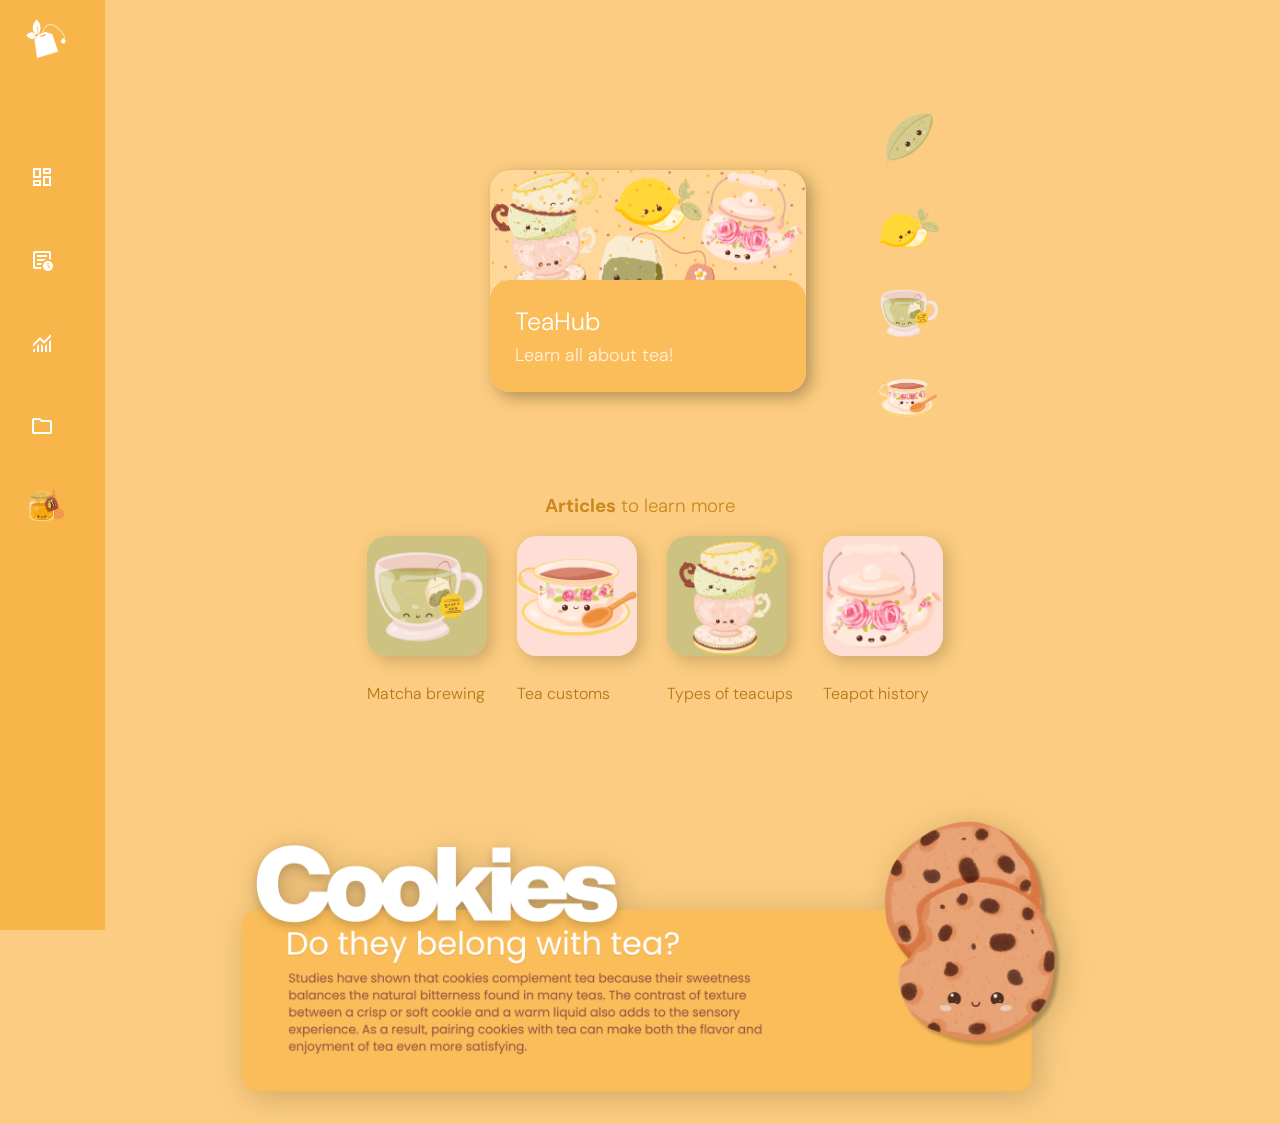
<file: index.html>
<!DOCTYPE html>
<html lang="en">
<head>
    <meta charset="UTF-8">
    <meta name="viewport" content="width=device-width, initial-scale=1.0">
    <title>Tea Learning Hub</title>
    <link rel="stylesheet" href="index.css">

    <!--linking the font here-->
    <link rel="preconnect" href="https://fonts.googleapis.com">
    <link rel="preconnect" href="https://fonts.gstatic.com" crossorigin>
    <link href="https://fonts.googleapis.com/css2?family=DM+Sans:ital,opsz,wght@0,9..40,300;0,9..40,700;1,9..40,300;1,9..40,700&display=swap" rel="stylesheet">
    <!--linking the google font link for the sidebar icons-->
    <link rel="stylesheet" href="https://fonts.googleapis.com/css2?family=Material+Symbols+Outlined:opsz,wght,FILL,GRAD@20..48,100..700,0..1,-50..200" />
    
    
</head>
<body>
    <!--aside bar, used typically for creating sidebars in html-->
    <aside class="sidebar">
        <div class="sidebar-header">
            <img src="images/teahub.png" alt="logo">
            <h2>TeaHub</h2>
        </div>
        <ul class="sidebar-links">
            <h4>
                <span>Main Menu</span> <!--this is where all of the other webpages will be-->
            </h4>
            <li>
                <a href="index.html"><span class="material-symbols-outlined">dashboard</span><p class="aclass">Dashboard</p></a>
            </li>
            <li>
                <a href="schedule.html"><span class="material-symbols-outlined">overview</span><p class="aclass">Schedule</p></a>
            </li>
            <li>
                <a href="progress.html"><span class="material-symbols-outlined">monitoring</span><p class="aclass">Progress</p></a>
            </li>
            <li>
                <a href="resources.html"><span class="material-symbols-outlined">folder</span><p class="aclass">Resources</p></a>
            </li>
            <br>
            <span><img src="images/honey.png" width="42px" height="auto"></span>
        </ul>
    </aside>

    <!--now focusing on the actual body of the webpage-->

        <div class="largebodyleft">
            <div class="card">
                <img class="borderimg" src="images/borderimg.png" width="30%">
                <div class="bottom-txt">
                    <h3>TeaHub</h3>
                    <p>Learn all about tea!</p>
                </div>
            </div>

            <div class="icons">
                <img class="iconimg" src="images/leaf.png" width="65px" height="auto">
                <img class="iconimg" src="images/lemon.png" width="65px" height="auto">
                <img class="iconimg" src="images/greentea.png" width="65px" height="auto">
                <img class="iconimg" src="images/teacup.png" width="65px" height="auto">
            </div>
        </div>
        <center><h3 class="article"><strong>Articles</strong> to learn more</h3></center>
        <div class="bottomcen">
            
            <div class="baricons"> <!--making the icons on the side-->
                <div class="iconbardiv">
                    <a href="https://naokimatcha.com/blogs/recipes/how-to-make-matcha-tea-easily" target="_blank"><img src="images/matchaicon.png" width="120px" height="auto" class="iconbar"></a>
                    <h4><strong>Matcha brewing</strong></h4>
                </div>
                <div class="iconbardiv">
                    <a href="https://www.theteaspot.com/pages/tea-traditions?srsltid=AfmBOopq_kZ3DePZDLyA9KgygmLoC69Bf4cK5g66z86xLrfsNAfBP-9Z" target="_blank"><img src="images/teaicon.png" width="120px" height="auto" class="iconbar"></a>
                    <h4><strong>Tea customs</strong></h4>
                </div>
                <div class="iconbardiv">
                    <a href="https://thebrooklynteacup.com/blogs/blog/teacup-handles-shapes?srsltid=AfmBOoq0crnJVyP-R2PDdydvITX39vToZhPCsidsuIaVbX7O4QL52389" target="_blank"><img src="images/teacupsicon.png" width="120px" height="auto" class="iconbar"></a>
                    <h4><strong>Types of teacups</strong></h4>
                </div>
                <div class="iconbardiv">
                    <a href="https://www.vam.ac.uk/articles/teapots-through-time?srsltid=AfmBOopNcYF6W4RlQcK2ZD0RbDLdxx2M6RCuko7WbGtXyPRQkM_pM8Jd" target="_blank"><img src="images/teabrewicon.png" width="120px" height="auto" class="iconbar"></a>
                    <h4><strong>Teapot history</strong></h4>
                </div>
            </div>
        </div>
        <br><br><br>
        <center><img src="images/cookies-and-tea.png" width="70%" height="auto" class="cookieimg"></center>
</body>
</html>
</file>
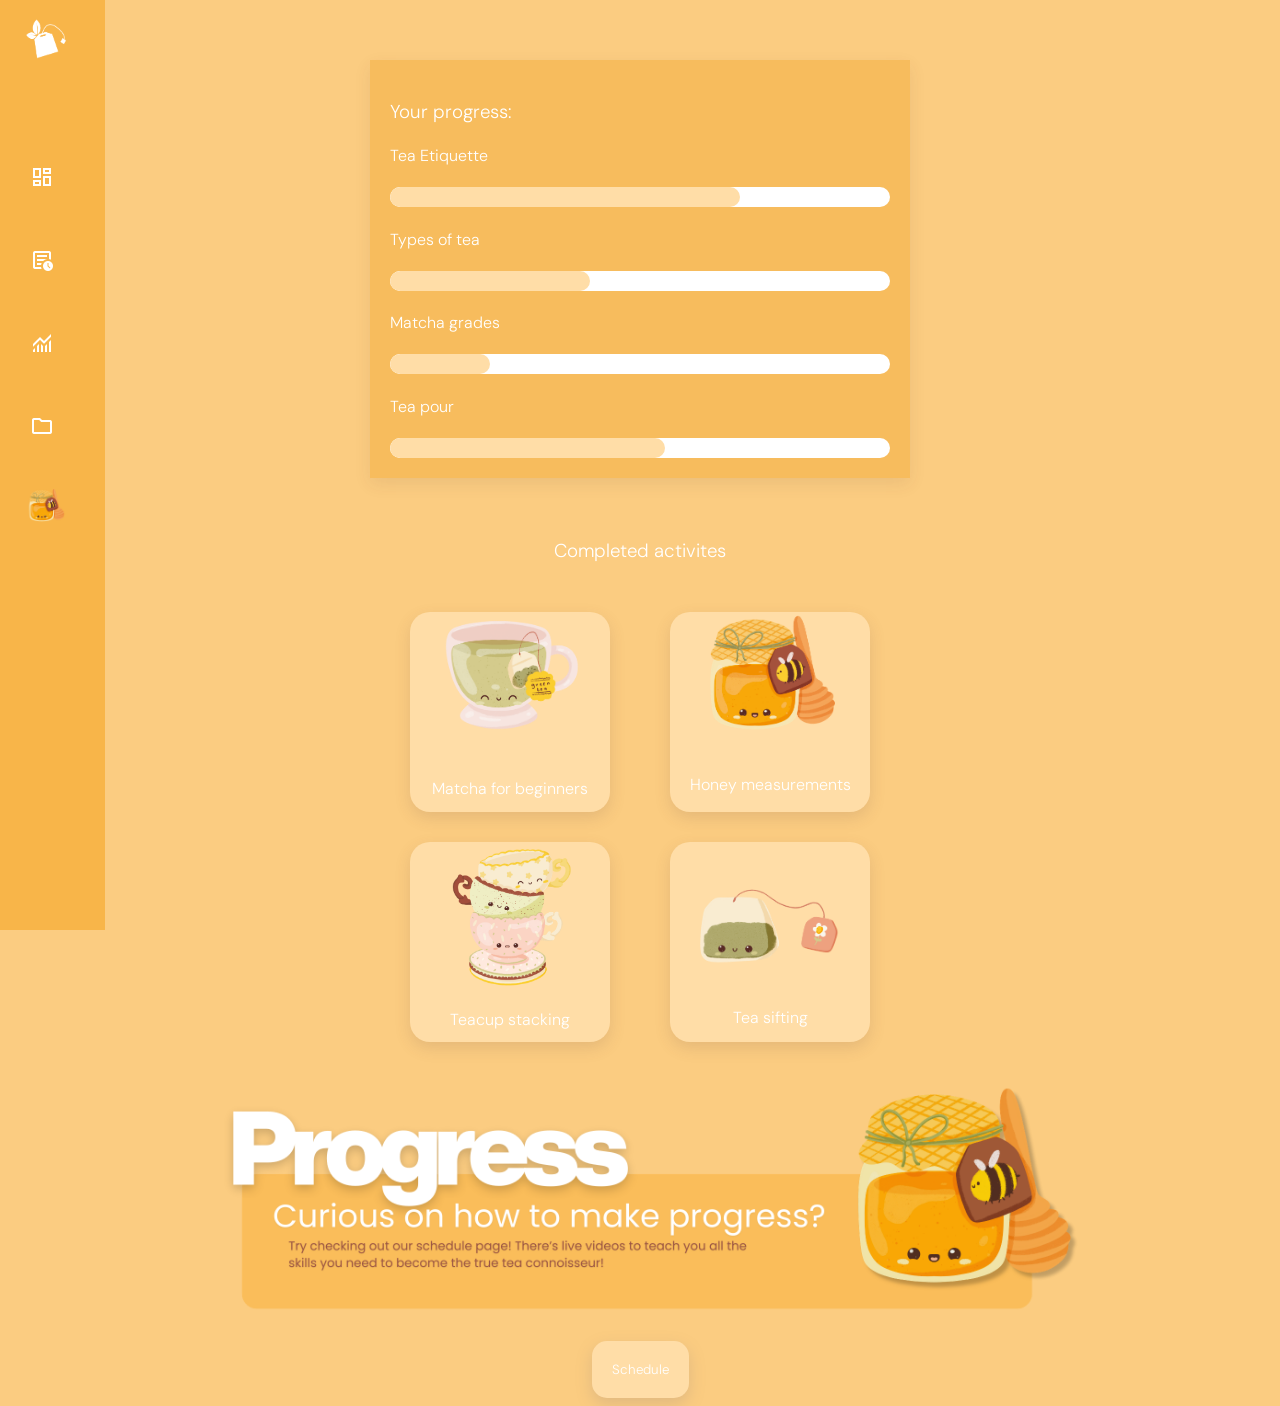
<file: progress.html>
<!DOCTYPE html>
<html lang="en">
<head>
    <meta charset="UTF-8">
    <meta name="viewport" content="width=device-width, initial-scale=1.0">
    <title>Tea Learning Hub</title>
    <link rel="stylesheet" href="progress.css">

    <!--linking the font here-->
    <link rel="preconnect" href="https://fonts.googleapis.com">
    <link rel="preconnect" href="https://fonts.gstatic.com" crossorigin>
    <link href="https://fonts.googleapis.com/css2?family=DM+Sans:ital,opsz,wght@0,9..40,300;0,9..40,700;1,9..40,300;1,9..40,700&display=swap" rel="stylesheet">
    <!--linking the google font link for the sidebar icons-->
    <link rel="stylesheet" href="https://fonts.googleapis.com/css2?family=Material+Symbols+Outlined:opsz,wght,FILL,GRAD@20..48,100..700,0..1,-50..200" />
    
    
</head>
<body>
    <!--aside bar, used typically for creating sidebars in html-->
    <aside class="sidebar">
        <div class="sidebar-header">
            <img src="images/teahub.png" alt="logo">
            <h2>TeaHub</h2>
        </div>
        <ul class="sidebar-links">
            <h4>
                <span>Main Menu</span> <!--this is where all of the other webpages will be-->
            </h4>
            <li>
                <a href="index.html"><span class="material-symbols-outlined">dashboard</span><p class="aclass">Dashboard</p></a>
            </li>
            <li>
                <a href="schedule.html"><span class="material-symbols-outlined">overview</span><p class="aclass">Schedule</p></a>
            </li>
            <li>
                <a href="progress.html"><span class="material-symbols-outlined">monitoring</span><p class="aclass">Progress</p></a>
            </li>
            <li>
                <a href="resources.html"><span class="material-symbols-outlined">folder</span><p class="aclass">Resources</p></a>
            </li>
            <br>
            <span><img src="images/honey.png" width="42px" height="auto"></span>
        </ul>
    </aside>

    <!--now working on the actual stuff in the website-->
    <div class="skill">
        <h3><strong>Your progress:</strong></h3>
        
        <li><h4>Tea Etiquette</h4>
            <span class="bar"><span class="teaet"></span></span>
        </li>
        <li><h4>Types of tea</h4>
            <span class="bar"><span class="teatype"></span></span>
        </li>
        <li><h4>Matcha grades</h4>
            <span class="bar"><span class="matgrad"></span></span>
        </li>
        <li><h4>Tea pour</h4>
            <span class="bar"><span class="teapour"></span></span>
        </li>
    </div>
    <center><div class="progress"> <!--progress bars-->
        <h3>Completed activites</h3>
        <div class="classgrp">
            <div class="leftclass">
                <div class="classes">
                    <img src="images/greentea.png" width="150px" height="auto">
                    <br><br>
                    <p>Matcha for beginners</p>
                </div>
                <div class="classes">
                    <img src="images/teacups.png" width="130px" height="auto">
                    <p>Teacup stacking</p>
                </div>
            </div>

            <div class="rightclass">
                <div class="classes">
                    <img src="images/honey.png" width="150px" height="auto">
                    <br><br>
                    <p>Honey measurements</p>
                </div>
                <div class="classes">
                    <br><br>
                    <img src="images/tea.png" width="150px" height="auto">
                    <br><br>
                    <p>Tea sifting</p>
                </div>
            </div>
        </div>
    </div>
    <img src="images/progress.png" width="70%" height="auto">
    </center>
    <center><a href="schedule.html"><button class="schedulebutton">Schedule</button></a></center>
</body>
</html>
</file>
<file: index.css>
/*importing  font google fonts */
*{
  font-family: "DM Sans", sans-serif;
  font-optical-sizing: auto;
  font-weight: 300;
  font-style: normal;
}

body{
    min-height: 100vh;
    background: #fbcc81;
}

/*-------------------------------------------*/

/*styling for the sidebar*/
ul{ /*getting rid of the ul padding so the icons arent so far*/
    padding-inline-start: 0;
}
.sidebar{ /*setting the dimensions*/
    position: fixed;
    top: 0;
    left: 0;
    height: 100%;
    width: 85px;

    display: flex; /*this is the 3 lines that hide the overflow before a user hovers over the sidebar*/
    flex-direction: column;
    overflow-x: hidden;

    background: #f8b549;
    padding: 15px 10px;
    transition: all 0.4s ease; /*this is how the sidebar will stretch out*/
    z-index: 3; /*gives the sidebar priority over the other elements on webpage*/
}
.sidebar:hover{ /*when it hovers, it goes to full width*/
    width: 260px;
}
.sidebar-header{
    display: flex;
    border-radius: 50%;
}
.sidebar-header img{
    width: 42px;
    height: 47px;
    border-radius: 50%;
}
.sidebar-header h2{
    font-size: 1.25rem;
    color: #fff;
    margin-left: 23px;
}
/*making the h4 name transition to be seen*/
.sidebar-links h4 span{
    opacity: 0;
}
.sidebar:hover .sidebar-links h4 span{
    opacity: 1;
}
/*making the text names transition to be seen*/
.sidebar-links .aclass{
    opacity: 0;
}
.sidebar:hover .sidebar-links .aclass{
    opacity: 1;
}
/*making the logo name transition to be seen*/
.sidebar h2{
    opacity: 0;
}
.sidebar:hover h2{
    opacity: 1;
}
/*stylistic choices of the text*/
.sidebar-links h4{
    color: #fff;
    margin: 10px 0;
    white-space: nowrap;
}
.sidebar-links{
    list-style: none;
    margin-top: 20px;
    height: 80%;
    overflow-y: auto;
    scrollbar-width: none;
}
.sidebar-links li a{
    display: flex;
    align-items: center;
    gap: 0 20px;
    color: #fff;
    padding: 15px 20px;
    white-space: nowrap;
    text-decoration: none;
}
/*when hovering, the different texts will turn to a lighter shade*/
.sidebar-links li a:hover{
    background: #f7bc5d;
    color: #fff;
    border-radius: 4px;
}
/*just moving the images to be even with the icons*/
.sidebar img{
    padding-left: 15px;
}

/*-------------------------------------------*/
/*working on the teahub card*/
.largebodyleft{
    display: flex;
    align-items: center;
    justify-content: center;
}
.card{
    position: relative;
    width: 25%;
    border-radius: 20px;
    overflow: hidden;
    margin-left: 150px;
    margin-top: 100px;
    box-shadow: 5px 5px 15px #7d643993;
}

.card img{
    width: 100%;
    display: block;
    border-radius: 20px 20px 0 0; 
}

.bottom-txt{ /*placing the text over the image*/
    position: absolute;
    bottom: 0;
    width: 100%;
    box-sizing: border-box;

    background: #fabd5a;
    color: white;
    padding: 25px;

    border-radius: 20px 20px 0 0;
}
.bottom-txt h3{
    margin: 0;
    font-size: 25px;
}
.bottom-txt p{
    margin: 5px 0 0;
    font-size: 18px;
    opacity: 0.8;
}


/*working on the side icons now*/
.bottomcen{
    display: flex;
    align-items: center;
    justify-content: center;
}
.icons{
    /*making it line up with the image*/
    margin-top: 100px;
    margin-left: 70px;
    
    /*making it a column*/
    display: flex;
    flex-direction: column;
}
.iconimg img{
    width: 100%;
    aspect-ratio: 1/1;
    object-fit: cover;
}
.iconimg{
    margin-bottom: 35px;
    border-radius: 10px;
}

/*working on the bottom articles now*/
h3 strong{
    font-weight: 700;
    color: #cb881d;
}
.article{
    color: #cb881d;
    padding-top: 20px;
}
.baricons{
    display: flex;
    align-items: center;
    justify-content: center;
}
.iconbardiv{
    margin-left: 30px;
}
h4{
    color: #b57818;
}
.iconbar{
    border-radius: 20px;
    box-shadow: 5px 5px 15px #7d643959;
}

/*working on the cookie question*/
.cookieimg{
    filter: drop-shadow(5px 5px 15px #7d643959);
}
</file>
<file: progress.css>
/*importing  font google fonts */
*{
  font-family: "DM Sans", sans-serif;
  font-optical-sizing: auto;
  font-weight: 300;
  font-style: normal;
}

body{
    min-height: 100vh;
    background: #fbcc81;
}
h3, h4, p{
    color: white;
}
/*-------------------------------------------*/

/*styling for the sidebar*/
ul{ /*getting rid of the ul padding so the icons arent so far*/
    padding-inline-start: 0;
}
.sidebar{ /*setting the dimensions*/
    position: fixed;
    top: 0;
    left: 0;
    height: 100%;
    width: 85px;

    display: flex; /*this is the 3 lines that hide the overflow before a user hovers over the sidebar*/
    flex-direction: column;
    overflow-x: hidden;

    background: #f8b549;
    padding: 15px 10px;
    transition: all 0.4s ease; /*this is how the sidebar will stretch out*/
    z-index: 3; /*gives the sidebar priority over the other elements on webpage*/
}
.sidebar:hover{ /*when it hovers, it goes to full width*/
    width: 260px;
}
.sidebar-header{
    display: flex;
    border-radius: 50%;
}
.sidebar-header img{
    width: 42px;
    height: 47px;
    border-radius: 50%;
}
.sidebar-header h2{
    font-size: 1.25rem;
    color: #fff;
    margin-left: 23px;
}
/*making the h4 name transition to be seen*/
.sidebar-links h4 span{
    opacity: 0;
}
.sidebar:hover .sidebar-links h4 span{
    opacity: 1;
}
/*making the text names transition to be seen*/
.sidebar-links .aclass{
    opacity: 0;
}
.sidebar:hover .sidebar-links .aclass{
    opacity: 1;
}
/*making the logo name transition to be seen*/
.sidebar h2{
    opacity: 0;
}
.sidebar:hover h2{
    opacity: 1;
}
/*stylistic choices of the text*/
.sidebar-links h4{
    color: #fff;
    margin: 10px 0;
    white-space: nowrap;
}
.sidebar-links{
    list-style: none;
    margin-top: 20px;
    height: 80%;
    overflow-y: auto;
    scrollbar-width: none;
}
.sidebar-links li a{
    display: flex;
    align-items: center;
    gap: 0 20px;
    color: #fff;
    padding: 15px 20px;
    white-space: nowrap;
    text-decoration: none;
}
/*when hovering, the different texts will turn to a lighter shade*/
.sidebar-links li a:hover{
    background: #f7bc5d;
    color: #fff;
    border-radius: 4px;
}
/*just moving the images to be even with the icons*/
.sidebar img{
    padding-left: 15px;
}

/*---------------------------------*/
/*working on the skill bar*/
.skill{
    width: 500px;
    margin: 60px auto;
    color: white;
    padding: 20px;
    background: #f7bc5d; 
    box-shadow:0 6px 16px rgba(86, 56, 56, 0.092);
}
.skill li{
    list-style: none;
}
.bar{
    background: white;
    display: block;
    height: 20px;
    border-radius: 10px;
    overflow: hidden;
    margin-top: 5px;
}
.bar span{
    display: block;
    height: 100%;
    background: #ffdda7;
    border-radius: 10px;
    animation: fillBar 1.5s ease forwards;
}
/*progress amounts*/
.teaet{width: 70%;}
.teatype{width: 40%;}
.matgrad{width: 20%;}
.teapour{width: 55%;}
@keyframes fillBar{
    from{width:0;}
}

/*now working on the compelted actvities tab*/
.classgrp{
    display: flex;
    align-items: center;
    justify-content: center;
}
.classes{
    width: 200px;
    height: 200px;
    box-shadow:0 6px 16px rgba(109, 73, 73, 0.149);
    border-radius: 20px;
    background: #ffdda7;
    margin: 30px;
}
.schedulebutton{
    box-shadow:0 6px 16px rgba(147, 126, 126, 0.25);
    background: #ffdda7;
    padding: 20px;
    border-radius: 15px;
    border: white;
    color: white;
}
.schedulebutton:hover{
    background: #ffe2b5;
}
</file>
